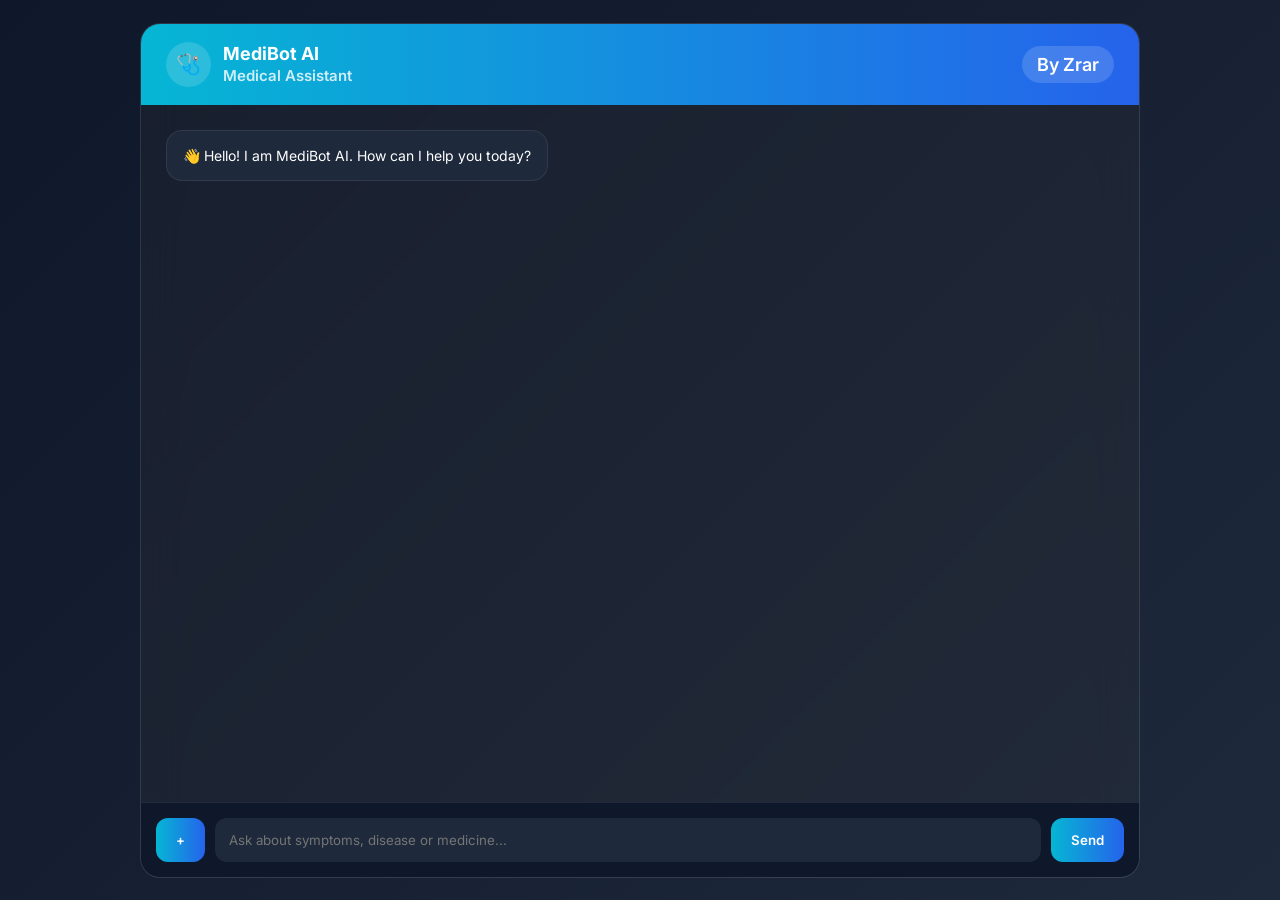
<file: medibot-api/templates/chat.html>
<!DOCTYPE html>
<html lang="en">
<head>
<meta charset="UTF-8">
<meta name="viewport" content="width=device-width, initial-scale=1.0">
<title>MediBot AI</title>

<link href="https://fonts.googleapis.com/css2?family=Inter:wght@400;500;600;700&display=swap" rel="stylesheet">

<style>
*{
    margin:0;
    padding:0;
    box-sizing:border-box;
    font-family:'Inter',sans-serif;
}

html,body{
    margin:0;
    padding:0;
    width:100%;
    height:100%;
}

body{
    background:linear-gradient(135deg,#0f172a,#1e293b);
    display:flex;
    justify-content:center;
    align-items:center;
    color:white;
}

/* ===== CONTAINER ===== */
.chat-container{
    width:100%;
    max-width:1000px;
    height:min(95vh,95dvh);

    display:flex;
    flex-direction:column;

    background:rgba(255,255,255,0.05);
    backdrop-filter:blur(20px);

    border:1px solid rgba(255,255,255,0.08);
    border-radius:20px;

    overflow:hidden;
}

/* ===== HEADER ===== */
.chat-header{
    padding:18px 25px;
    background:linear-gradient(90deg,#06b6d4,#2563eb);

    display:flex;
    justify-content:space-between;
    align-items:center;

    font-size:18px;
    font-weight:600;
}

 .chat-messages{
    flex:1;
    padding:25px;

    overflow-y:auto;

    display:flex;
    flex-direction:column;
    gap:12px;

    background:rgba(0,0,0,0.15);
}

/* Scroll */
.chat-messages::-webkit-scrollbar{
    width:6px;
}
.chat-messages::-webkit-scrollbar-thumb{
    background:#06b6d4;
    border-radius:10px;
}

/* ===== MESSAGE ===== */
.message{
    max-width:80%;
    padding:14px 16px;

    border-radius:16px;
    line-height:1.5;
    font-size:14px;

    opacity:0;
    transform:translateY(10px);
    animation:fadeUp .25s forwards;
}

/* USER */
.user{
    align-self:flex-end;
    background:#2563eb;
}

/* BOT */
.bot{
    align-self:flex-start;
    background:#1e293b;
    border:1px solid rgba(255,255,255,0.08);
}

/* ===== TYPING DOTS ===== */
.typing{
    display:flex;
    gap:4px;
    align-items:center;
}

.dot{
    width:6px;
    height:6px;
    background:#94a3b8;
    border-radius:50%;
    animation:blink 1.2s infinite;
}

.dot:nth-child(2){ animation-delay:.2s; }
.dot:nth-child(3){ animation-delay:.4s; }

/* ===== INPUT ===== */
.chat-input{
    display:flex;
    gap:10px;
    padding:15px;
    background:#0f172a;
    border-top:1px solid rgba(255,255,255,0.08);
}

.chat-input input{
    flex:1;
    padding:14px;
    border:none;
    outline:none;

    border-radius:12px;
    background:#1e293b;
    color:white;
}

/* BUTTON */
.chat-input button{
    padding:14px 20px;
    border:none;
    border-radius:12px;

    background:linear-gradient(90deg,#06b6d4,#2563eb);
    color:white;
    font-weight:600;

    cursor:pointer;
    transition:.2s;
}

.chat-input button:hover{
    transform:translateY(-2px);
}

/* ===== ANIMATIONS ===== */
@keyframes fadeUp{
    to{
        opacity:1;
        transform:translateY(0);
    }
}

@keyframes blink{
    0%,100%{opacity:.2;}
    50%{opacity:1;}
}
/* ===== MOBILE RESPONSIVE ===== */
@media (max-width: 768px){

body{
    padding:0;
    height:100dvh;
    overflow:hidden;
}
.chat-header > div:last-child{
    font-size:12px;
    padding:6px 10px !important;
}

    

    .chat-header small{
        font-size:11px;
    }

    .chat-messages{
        padding:15px;
    }

    .message{
        max-width:90%;
        font-size:13px;
        padding:12px;
    }
    .chat-container{
        width:100vw;
        height:100dvh;
        max-width:none;
        border-radius:0;
    }

    .chat-input{
        padding:10px;
        gap:6px;
    }

    .chat-input input{
        padding:12px;
        font-size:14px;
    }

    .chat-input button{
        padding:12px 14px;
        font-size:14px;
    }
   
    .creator-badge{
        padding:6px 10px;
        font-size:12px;
    }
 
}
.creator-badge{
    background:rgba(255,255,255,.15);
    padding:8px 15px;
    border-radius:30px;
}
</style>
</head>

<body>

<div class="chat-container">

  <div class="chat-header">
    <div style="display:flex;align-items:center;gap:12px;">
        <div style="
            width:45px;
            height:45px;
            border-radius:50%;
            background:rgba(255,255,255,.15);
            display:flex;
            align-items:center;
            justify-content:center;
            font-size:20px;">
            🩺
        </div>

        <div>
            <div style="font-weight:700;">MediBot AI</div>
            <small style="opacity:.8;">Medical Assistant</small>
        </div>
    </div>

    <div class="creator-badge">
    By Zrar
</div>
</div>

    <!-- CHAT -->
    <div class="chat-messages" id="chatBox">

        <div class="message bot">
            👋 Hello! I am MediBot AI. How can I help you today?
        </div>

    </div>

    <!-- INPUT -->
    <div class="chat-input">
        <input type="file" id="imageInput" accept="image/*" hidden>
<button onclick="document.getElementById('imageInput').click()"> +</button>
        <input type="text" id="userInput" placeholder="Ask about symptoms, disease or medicine..."
        onkeydown="if(event.key==='Enter'){sendMessage()}">

        <button id="sendBtn" onclick="sendMessage()">Send</button>
    </div>

</div>

<script>

/* ===== SCROLL ===== */
function scrollToBottom(){
    let chat = document.getElementById("chatBox");
    chat.scrollTop = chat.scrollHeight;
}

/* ===== TYPING EFFECT ===== */
function typingIndicator(){
    let div = document.createElement("div");
    div.className = "message bot";

    div.innerHTML = `
        <div class="typing">
            <div class="dot"></div>
            <div class="dot"></div>
            <div class="dot"></div>
        </div>
    `;

    div.id = "typing";
    return div;
}

/* ===== SEND MESSAGE ===== */
async function sendMessage(){

    let input = document.getElementById("userInput");
    let chatBox = document.getElementById("chatBox");
    let btn = document.getElementById("sendBtn");

    let message = input.value.trim();
    if(message === "") return;

    /* USER MSG */
    let userDiv = document.createElement("div");
    userDiv.className = "message user";
    userDiv.innerText = message;
    chatBox.appendChild(userDiv);

    input.value = "";
    scrollToBottom();

    /* DISABLE BUTTON */
    btn.disabled = true;
    btn.innerText = "..."

    /* TYPING */
    let typing = typingIndicator();
    chatBox.appendChild(typing);
    scrollToBottom();

    try{
        let fd = new FormData();
        fd.append("msg", message);

        const resp = await fetch("/get", {
            method:"POST",
            body:fd
        });

        const data = await resp.json();

        /* simulate natural AI delay */
        await new Promise(r => setTimeout(r, 800));

        document.getElementById("typing").remove();

        let botDiv = document.createElement("div");
        botDiv.className = "message bot";

        /* typing reveal effect */
        let text = data.response;
        botDiv.innerText = "";
chatBox.appendChild(botDiv);

let i = 0;

function typeWriter() {
    if (i < text.length) {
        botDiv.innerText = text.substring(0, i + 1);
        i++;
        scrollToBottom();
        setTimeout(typeWriter, 12);
    } else {
        btn.disabled = false;
        btn.innerText = "Send";
    }
}

typeWriter();
    }catch(e){

        document.getElementById("typing").remove();

        let err = document.createElement("div");
        err.className = "message bot";
        err.innerText = "⚠ Connection error. Try again.";
        chatBox.appendChild(err);

        btn.disabled = false;
        btn.innerText = "Send";
    }

    scrollToBottom();
}

</script>
<script>
        document.addEventListener("DOMContentLoaded", function() {
            const urlParams = new URLSearchParams(window.location.search);
            const query = urlParams.get('query');

            if (query) {
                // This sends the message to your Flask route @app.route("/get")
                fetch('/get', {
                    method: 'POST',
                    headers: { 'Content-Type': 'application/x-www-form-urlencoded' },
                    body: new URLSearchParams({ 'msg': query })
                })
                .then(response => response.json())
                .then(data => {
                    // REPLACE 'displayMessage' with the name of the 
                    // JavaScript function you already use to show 
                    // messages in your chat UI.
                    displayMessage(data.response); 
                });
            }
        });
    </script>
</body>
</html>
</file>
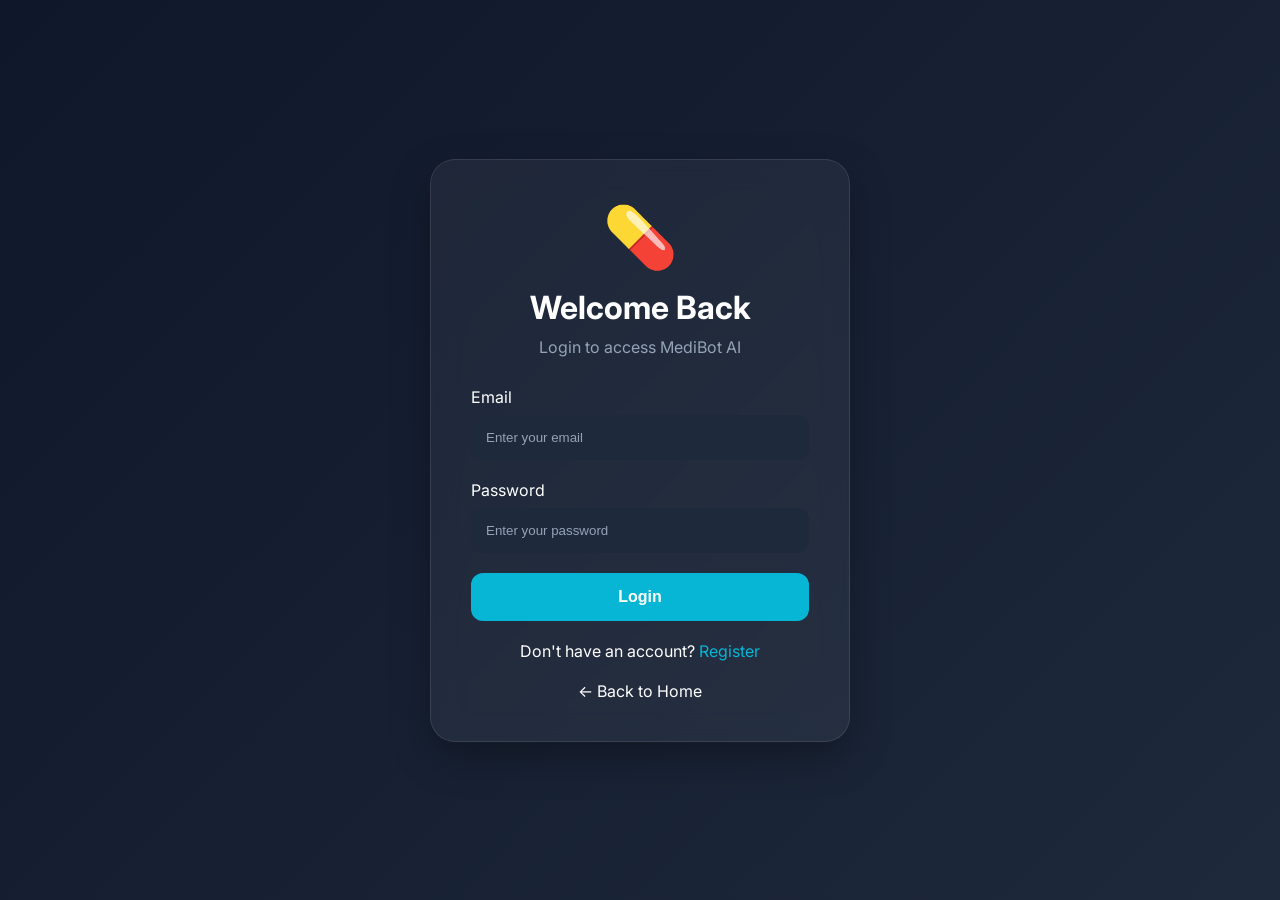
<file: medibot-api/templates/login.html>
<!DOCTYPE html>
<html lang="en">
<head>
    <meta charset="UTF-8">
    <meta name="viewport" content="width=device-width, initial-scale=1.0">
    <title>Login | MediBot AI</title>

    <link href="https://fonts.googleapis.com/css2?family=Inter:wght@400;500;600;700&display=swap" rel="stylesheet">

    <style>
        *{
            margin:0;
            padding:0;
            box-sizing:border-box;
        }

        body{
            font-family:'Inter',sans-serif;
            min-height:100vh;
            display:flex;
            justify-content:center;
            align-items:center;
            background:linear-gradient(135deg,#0f172a,#1e293b);
            color:white;
        }

        .login-container{
            width:420px;
            padding:40px;
            background:rgba(255,255,255,.05);
            backdrop-filter:blur(15px);
            border:1px solid rgba(255,255,255,.1);
            border-radius:25px;
            box-shadow:0 15px 40px rgba(0,0,0,.3);
        }

        .logo{
            text-align:center;
            font-size:60px;
            margin-bottom:15px;
        }

        h1{
            text-align:center;
            margin-bottom:10px;
        }

        .subtitle{
            text-align:center;
            color:#94a3b8;
            margin-bottom:30px;
        }

        .form-group{
            margin-bottom:20px;
        }

        label{
            display:block;
            margin-bottom:8px;
        }

        input{
            width:100%;
            padding:15px;
            border:none;
            outline:none;
            border-radius:12px;
            background:#1e293b;
            color:white;
        }

        input::placeholder{
            color:#94a3b8;
        }

        .login-btn{
            width:100%;
            padding:15px;
            border:none;
            border-radius:12px;
            background:#06b6d4;
            color:white;
            font-size:16px;
            font-weight:600;
            cursor:pointer;
            transition:.3s;
        }

        .login-btn:hover{
            transform:translateY(-2px);
            box-shadow:0 10px 25px rgba(6,182,212,.4);
        }

        .links{
            text-align:center;
            margin-top:20px;
        }

        .links a{
            color:#06b6d4;
            text-decoration:none;
        }

        .links a:hover{
            text-decoration:underline;
        }

        .back-home{
            text-align:center;
            margin-top:20px;
        }

        .back-home a{
            color:white;
            text-decoration:none;
        }

        .back-home a:hover{
            color:#06b6d4;
        }

        @media(max-width:480px){
            .login-container{
                width:95%;
                padding:25px;
            }
        }
    </style>
</head>
<body>

    <div class="login-container">

        <div class="logo">💊</div>

        <h1>Welcome Back</h1>

        <p class="subtitle">
            Login to access MediBot AI
        </p>

        <form method="POST" action="/login">

            <div class="form-group">
                <label>Email</label>
                <input
                    type="email"
                    name="email"
                    placeholder="Enter your email"
                    required>
            </div>

            <div class="form-group">
                <label>Password</label>
                <input
                    type="password"
                    name="password"
                    placeholder="Enter your password"
                    required>
            </div>
<form action="/chat" method="GET">
    <button type="submit" class="login-btn">
        Login
    </button>
</form>
        </form>

        <div class="links">
            Don't have an account?
            <a href="/register">Register</a>
        </div>

        <div class="back-home">
            <a href="/">← Back to Home</a>
        </div>

    </div>

</body>
</html>
</file>
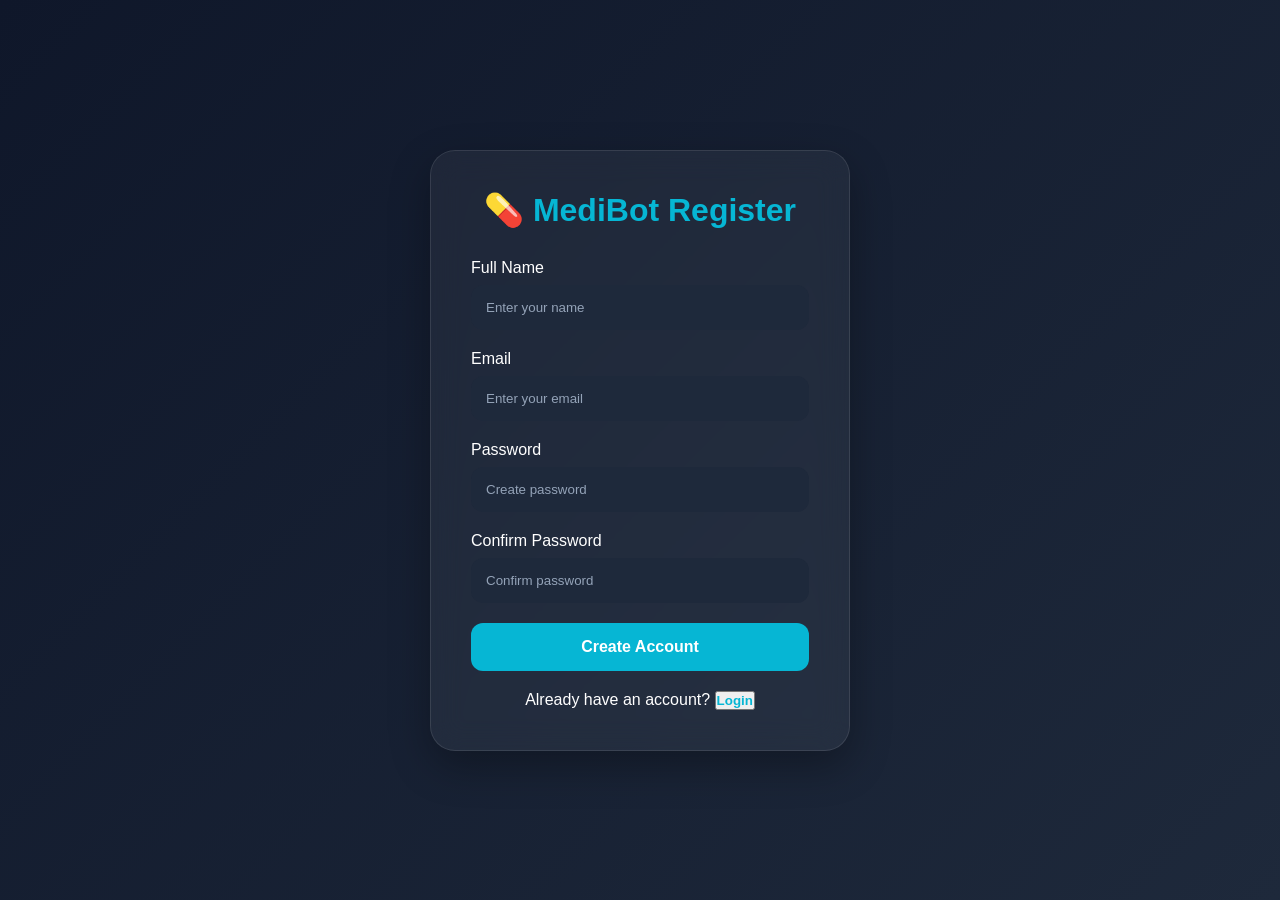
<file: medibot-api/templates/register.html>
<!DOCTYPE html>
<html lang="en">
<head>
    <meta charset="UTF-8">
    <meta name="viewport" content="width=device-width, initial-scale=1.0">
    <title>MediBot - Register</title>
    <style>
*{
    margin:0;
    padding:0;
    box-sizing:border-box;
}

body{
    font-family:'Inter',sans-serif;
    min-height:100vh;
    display:flex;
    justify-content:center;
    align-items:center;
    background:linear-gradient(135deg,#0f172a,#1e293b);
    color:white;
}

.register-container{
    width:420px;
    padding:40px;
    background:rgba(255,255,255,.05);
    backdrop-filter:blur(15px);
    border:1px solid rgba(255,255,255,.1);
    border-radius:25px;
    box-shadow:0 15px 40px rgba(0,0,0,.3);
}

.register-container h2{
    text-align:center;
    margin-bottom:30px;
    color:#06b6d4;
    font-size:32px;
}

.input-group{
    margin-bottom:20px;
}

.input-group label{
    display:block;
    margin-bottom:8px;
}

.input-group input{
    width:100%;
    padding:15px;
    border:none;
    outline:none;
    border-radius:12px;
    background:#1e293b;
    color:white;
}

.input-group input::placeholder{
    color:#94a3b8;
}

.register-btn{
    width:100%;
    padding:15px;
    border:none;
    border-radius:12px;
    background:#06b6d4;
    color:white;
    font-size:16px;
    font-weight:600;
    cursor:pointer;
    transition:.3s;
}

.register-btn:hover{
    transform:translateY(-2px);
    box-shadow:0 10px 25px rgba(6,182,212,.4);
}
 


.login-link{
    text-align:center;
    margin-top:20px;
}

.login-link a{
    color:#06b6d4;
    text-decoration:none;
    font-weight:600;
}

.login-link a:hover{
    text-decoration:underline;
}


.back-home{
    text-align:center;
    margin-top:20px;
}

.back-home a{
    color:white;
    text-decoration:none;
}

.back-home a:hover{
    color:#06b6d4;
}

@media(max-width:480px){
    .register-container{
        width:95%;
        padding:25px;
    }
}
</style>
</head>
<body>

    <div class="register-container">
        <h2>💊 MediBot Register</h2>

        <form>
            <div class="input-group">
                <label>Full Name</label>
                <input type="text" placeholder="Enter your name" required>
            </div>

            <div class="input-group">
                <label>Email</label>
                <input type="email" placeholder="Enter your email" required>
            </div>

            <div class="input-group">
                <label>Password</label>
                <input type="password" placeholder="Create password" required>
            </div>

            <div class="input-group">
                <label>Confirm Password</label>
                <input type="password" placeholder="Confirm password" required>
            </div>

            <button type="submit" class="register-btn">
                Create Account
            </button>

            <div class="login-link">
                Already have an account?
            <button><a href="/login" class="login-btn">Login</a></button> 
            </div>
        </form>
    </div>

</body>
</html>
</file>
